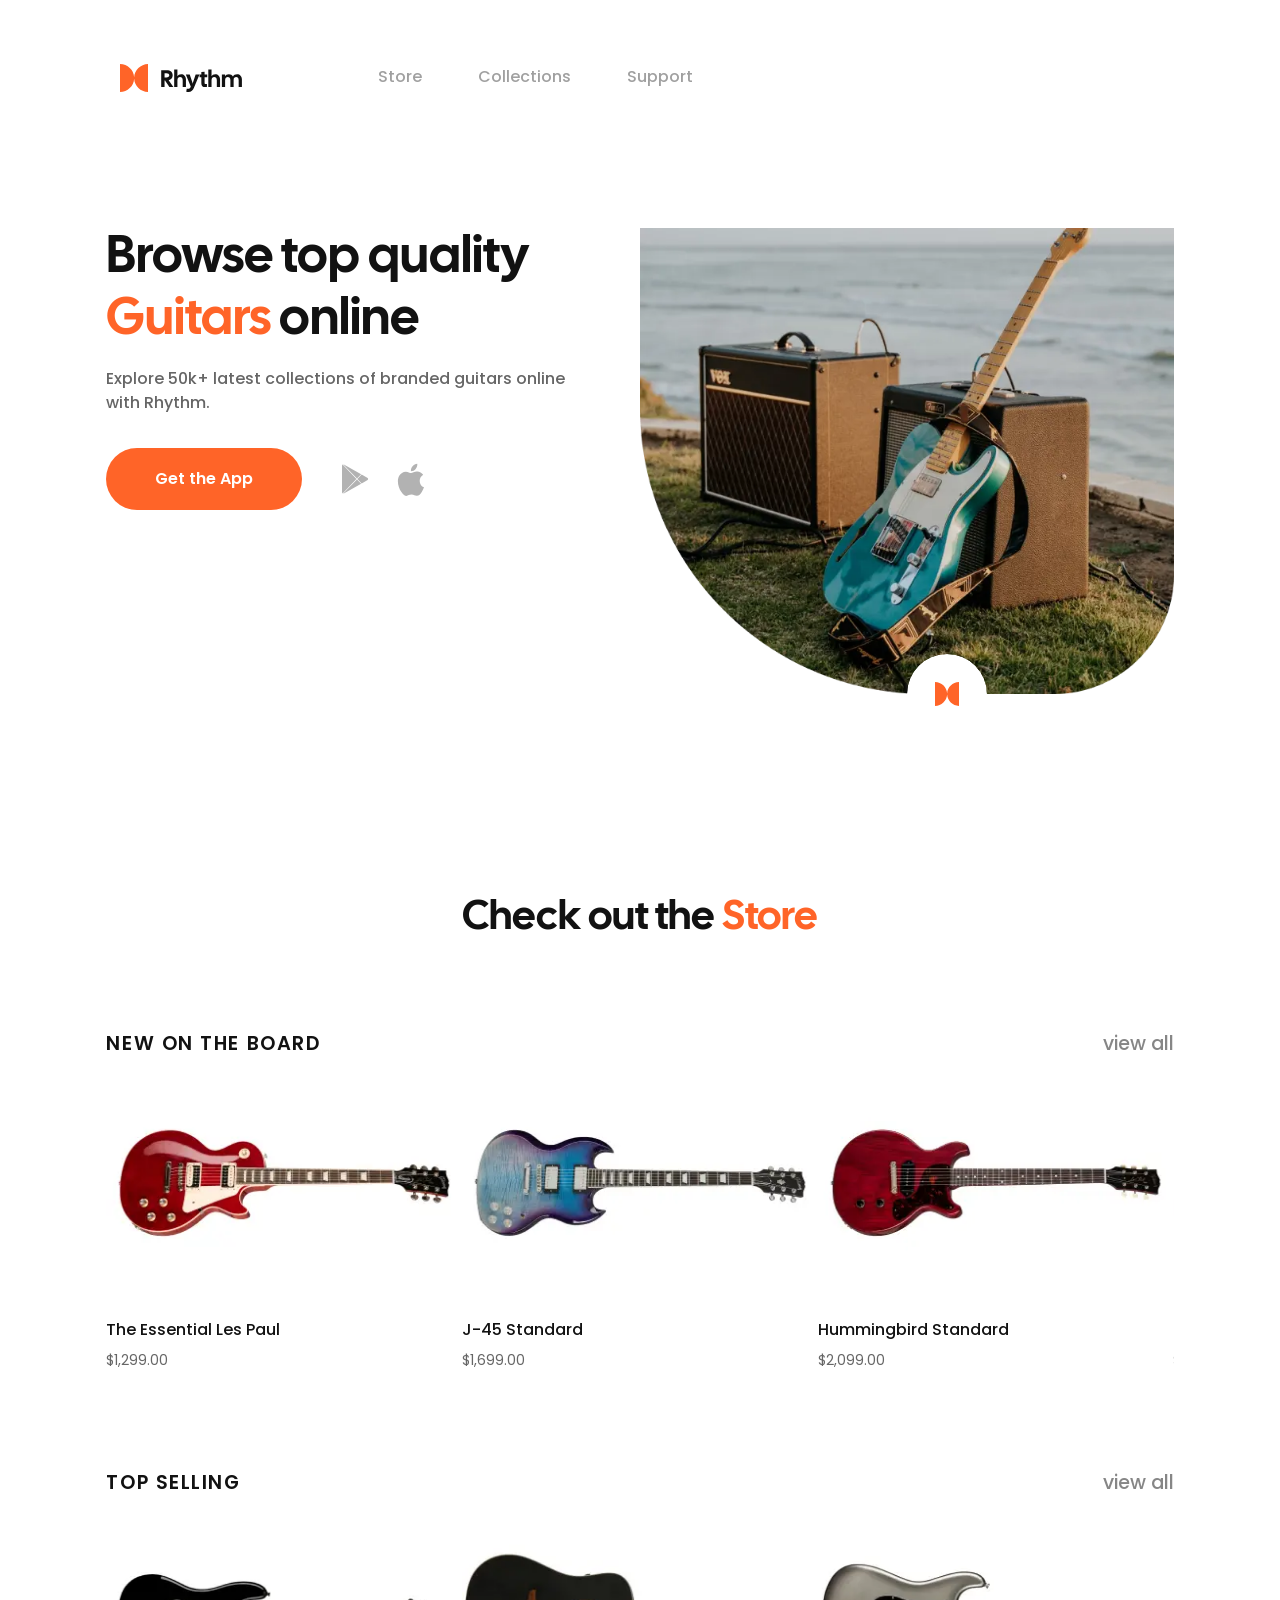
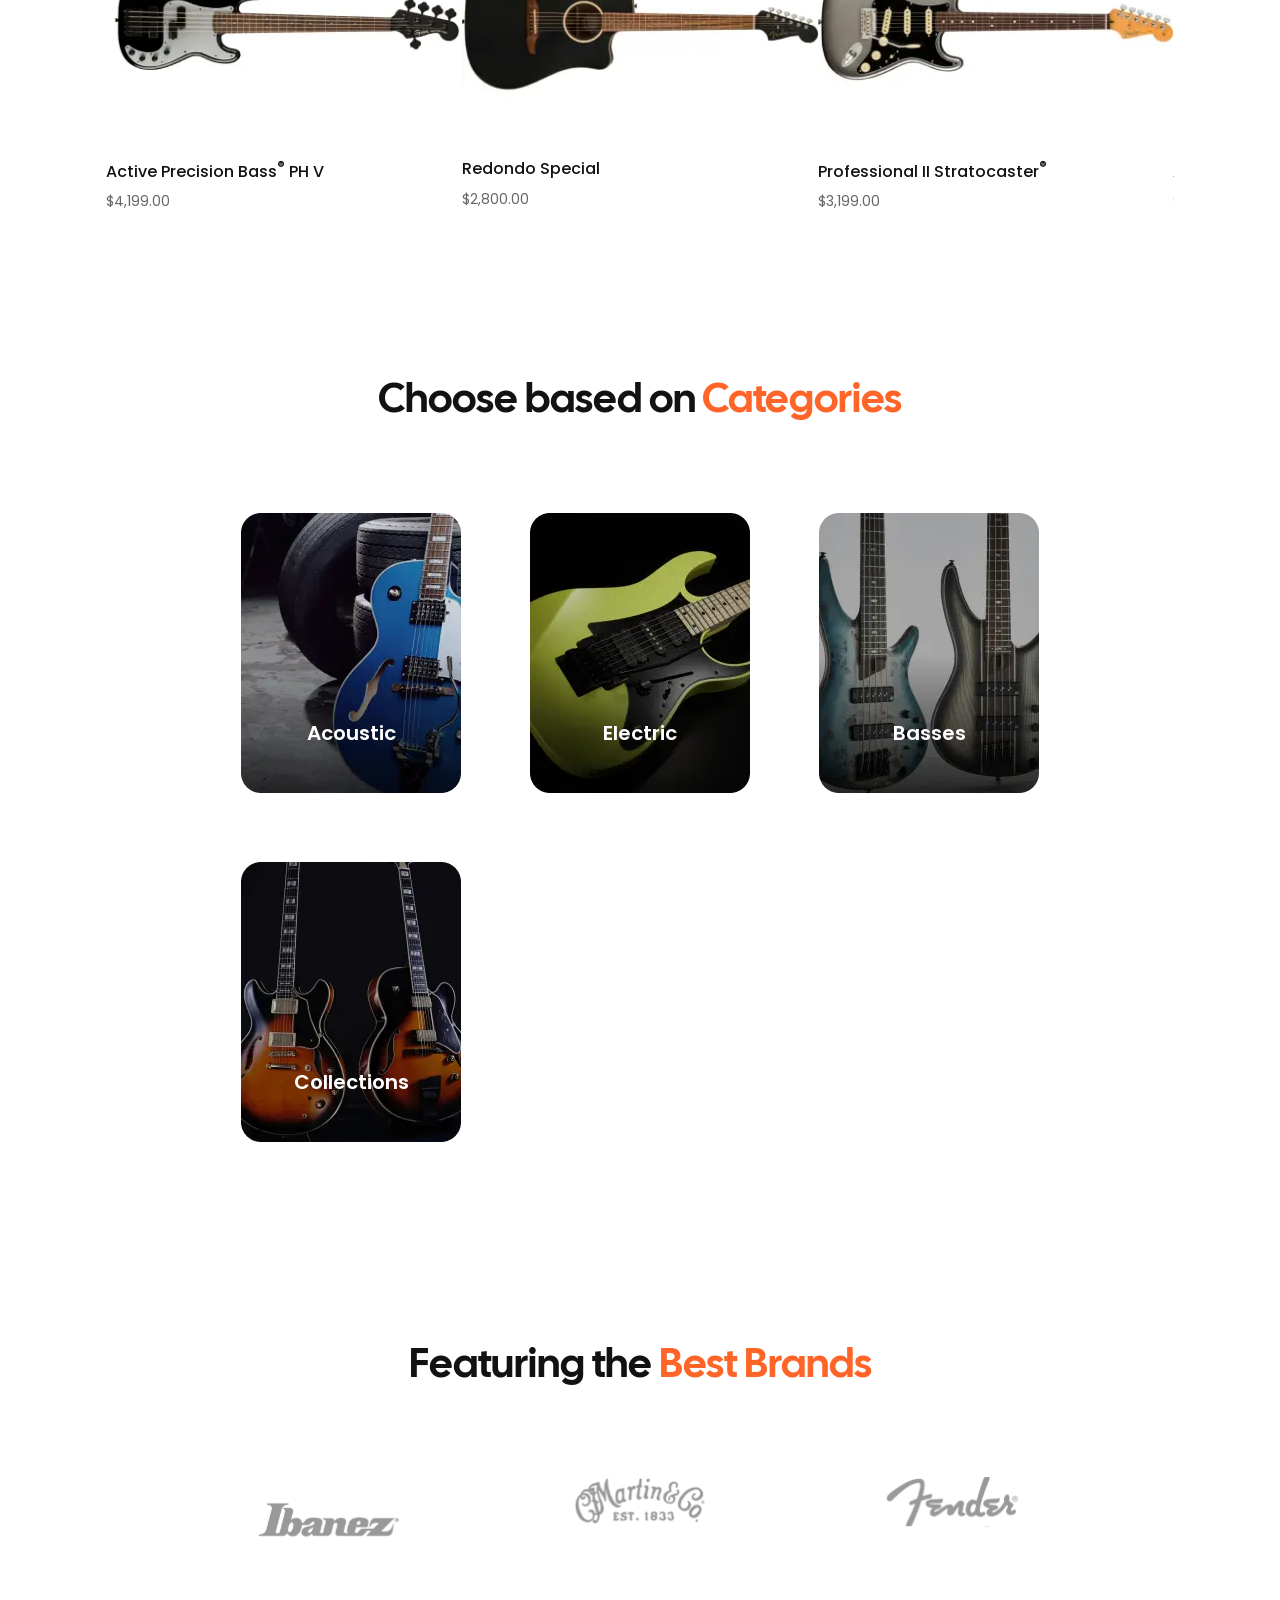
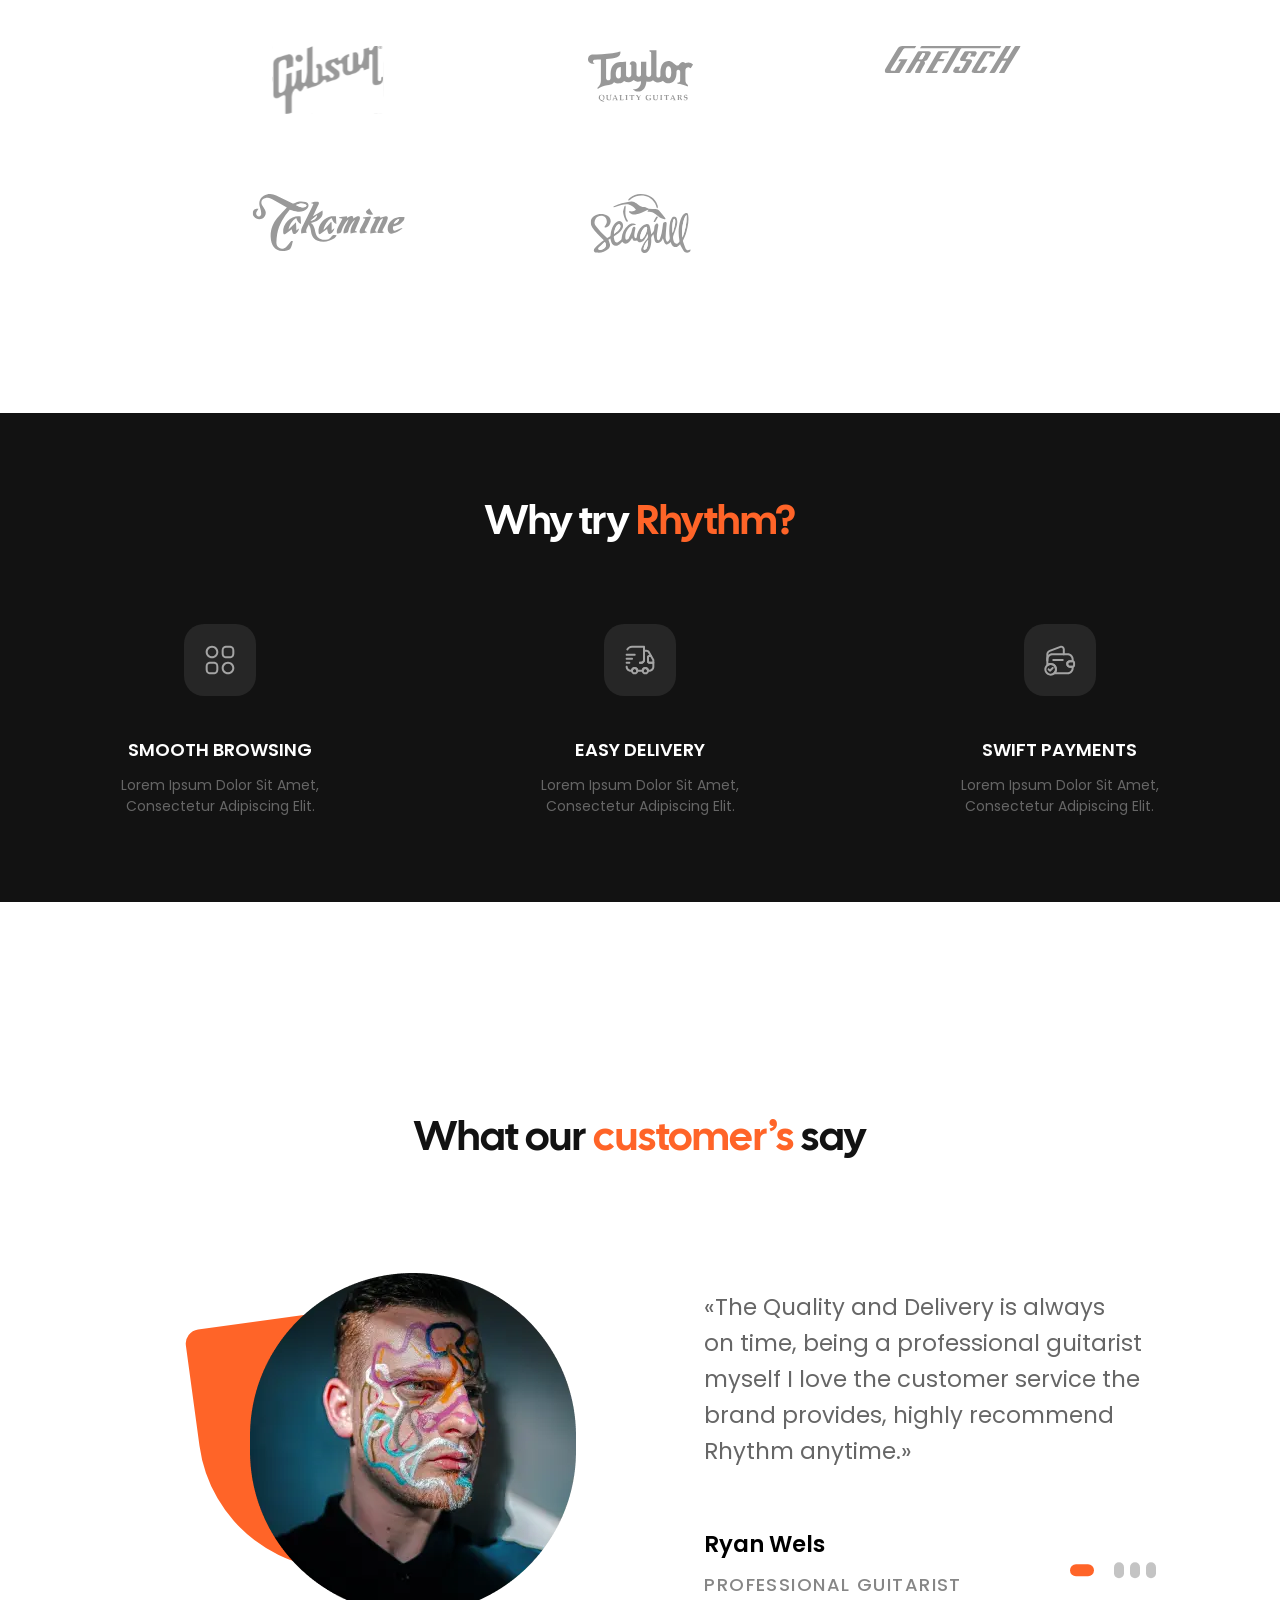
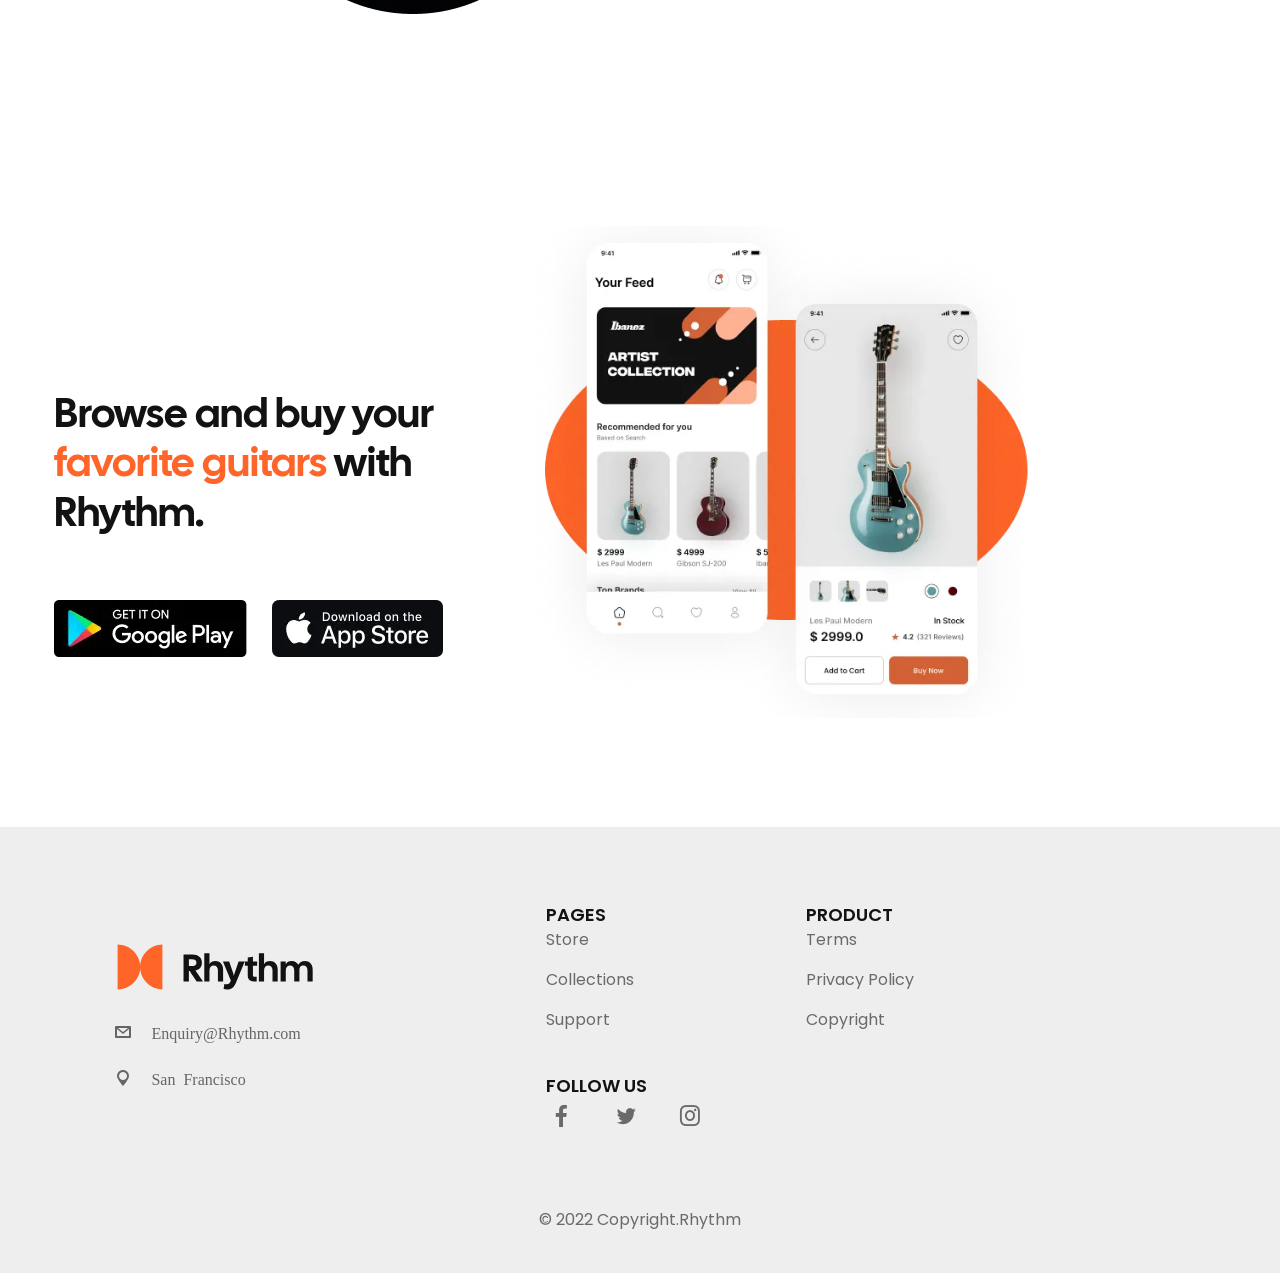
<file: docs/index.html>
<!DOCTYPE html>
<html lang="en">

<head>
	<title>Rhythm</title>
	<meta charset="UTF-8">
	<meta name="format-detection" content="telephone=no">
	<!-- <style>body{opacity: 0;}</style> -->
	<link rel="stylesheet" href="css/style.min.css?_v=20220913210037">
	<!-- <link rel="shortcut icon" href="favicon.ico"> -->
	<!-- <meta name="robots" content="noindex, nofollow"> -->
	<meta name="viewport" content="width=device-width, initial-scale=1.0">
</head>

<body>
	<div class="wrapper">
		<header class="header">
			<div class="header__container">
				<a href="" class="header__logo"><img src="img/general/logo.svg" alt="logo"></a>
				<div class="header__menu menu">
					<button type="button" class="menu__icon icon-menu"><span></span></button>
					<nav class="menu__body">
						<ul class="menu__list">
							<li class="menu__item"><a href="" class="menu__link">Store</a></li>
							<li class="menu__item"><a href="" class="menu__link">Collections</a></li>
							<li class="menu__item"><a href="" class="menu__link">Support</a></li>
						</ul>
					</nav>
				</div>
			</div>
		</header>
		<main class="page">
			<section class="page-promo promo">
				<div class="promo__container">
					<div class="promo__body">
						<h1 class="promo__title">
							Browse top quality
							<span class="promo__title promo__title--color">Guitars</span>
							online
						</h1>
						<p class="promo__text">
							Explore 50k+ latest collections of&nbsp;branded guitars online
							with Rhythm.
						</p>
						<div class="promo__inner">
							<button type="button" class="button">
								Get the App
							</button>

							<div class="promo__buttons">
								<button type="button" class="promo__btn">
									<img src="img/general/grupLogo.svg" alt="Logo" />
								</button>
								<button type="button" class="promo__btn">
									<img src="img/general/appleLogo.svg" alt="Logo" />
								</button>
							</div>
						</div>
					</div>
					<div class="promo__decor">
						<picture><source srcset="img/main/header.webp" type="image/webp"><img src="img/main/header.png" alt="Guitars" /></picture>
					</div>
				</div>
			</section>
			<section class="page-store store">
				<div class="store__container">
					<h2 class="store__title">
						Check out the
						<span class="store__title store__title--color">Store</span>
					</h2>
					<div class="product">
						<!-- <div class="product__container"> -->
						<div class="product__header">
							<h2 class="product__title">NEW ON THE BOARD</h2>
							<a href="" class="product__more">view all</a>
						</div>
						<!-- Оболочка слайдера -->
						<div class="product__slider swiper">
							<!-- Двигающееся часть слайдера -->
							<div class="product__wrapper swiper-wrapper">
								<!-- Слайд -->
								<div class="product__slide swiper-slide">
									<article class="product-card">
										<a href="" class="product-card__image">
											<span class="product-card__item-ibg product-card__item-ibg--contain">
												<picture><source srcset="img/store/1.webp" type="image/webp"><img src="img/store/1.jpg" alt="Guitars"></picture></span>
										</a>
										<div class="product-card__body">
											<h4 class="product-card__title">
												<a href="" class="product-card__link-title">The Essential Les Paul</a>
											</h4>
											<div class="product-card__footer">
												<div class="product-card__price">$1,299.00</div>
											</div>
										</div>
									</article>
								</div>
								<div class="product__slide swiper-slide">
									<article class="product-card">
										<a href="" class="product-card__image">
											<span class="product-card__item-ibg product-card__item-ibg--contain">
												<picture><source srcset="img/store/2.webp" type="image/webp"><img src="img/store/2.jpg" alt="Guitars"></picture></span>
										</a>
										<div class="product-card__body">
											<h4 class="product-card__title">
												<a href="" class="product-card__link-title">J-45 Standard</a>
											</h4>
											<div class="product-card__footer">
												<div class="product-card__price">$1,699.00</div>
											</div>
										</div>
									</article>
								</div>
								<div class="product__slide swiper-slide">
									<article class="product-card">
										<a href="" class="product-card__image">
											<span class="product-card__item-ibg product-card__item-ibg--contain">
												<picture><source srcset="img/store/3.webp" type="image/webp"><img src="img/store/3.jpg" alt="Guitars"></picture></span>
										</a>
										<div class="product-card__body">
											<h4 class="product-card__title">
												<a href="" class="product-card__link-title">Hummingbird Standard</a>
											</h4>
											<div class="product-card__footer">
												<div class="product-card__price">$2,099.00</div>
											</div>
										</div>
									</article>
								</div>
							</div>
							<!-- Если нужна пагинация -->
							<!-- <div class="swiper-pagination"></div> -->

						</div>
					</div>
					<!-- </div> -->
					<div class="product">
						<!-- <div class="product__container"> -->
						<div class="product__header">
							<h2 class="product__title">TOP SELLING</h2>
							<a href="" class="product__more">view all</a>
						</div>
						<!-- Оболочка слайдера -->
						<div class="product__slider swiper">
							<!-- Двигающееся часть слайдера -->
							<div class="product__wrapper swiper-wrapper">
								<!-- Слайд -->
								<div class="product__slide swiper-slide">
									<article class="product-card">
										<a href="" class="product-card__image">
											<span class="product-card__item-ibg product-card__item-ibg--contain">
												<picture><source srcset="img/store/4.webp" type="image/webp"><img src="img/store/4.jpg" alt="Guitars"></picture></span>
										</a>
										<div class="product-card__body">
											<h4 class="product-card__title">
												<a href="" class="product-card__link-title">Active Precision Bass<sup class="reg">&reg;</sup>
													PH&nbsp;V</a>
											</h4>
											<div class="product-card__footer">
												<div class="product-card__price">$4,199.00</div>
											</div>
										</div>
									</article>
								</div>
								<div class="product__slide swiper-slide">
									<article class="product-card">
										<a href="" class="product-card__image">
											<span class="product-card__item-ibg product-card__item-ibg--contain">
												<picture><source srcset="img/store/5.webp" type="image/webp"><img src="img/store/5.jpg" alt="Guitars"></picture></span>
										</a>
										<div class="product-card__body">
											<h4 class="product-card__title">
												<a href="" class="product-card__link-title">Redondo Special</a>
											</h4>
											<div class="product-card__footer">
												<div class="product-card__price">$2,800.00</div>
											</div>
										</div>
									</article>
								</div>
								<div class="product__slide swiper-slide">
									<article class="product-card">
										<a href="" class="product-card__image">
											<span class="product-card__item-ibg product-card__item-ibg--contain">
												<picture><source srcset="img/store/6.webp" type="image/webp"><img src="img/store/6.jpg" alt="Guitars"></picture></span>
										</a>
										<div class="product-card__body">
											<h4 class="product-card__title">
												<a href="" class="product-card__link-title">Professional II&nbsp;Stratocaster<sup class="reg">&reg;</sup></a>
											</h4>
											<div class="product-card__footer">
												<div class="product-card__price">$3,199.00</div>
											</div>
										</div>
									</article>
								</div>
							</div>
							<!-- Если нужна пагинация -->
							<!-- <div class="swiper-pagination"></div> -->

						</div>
					</div>
					<!-- </div> -->
				</div>
			</section>
			<section class="page-categories categories">
				<div class="categories__container">
					<h2 class="categories__title">
						Choose based on
						<span class="categories__title categories__title--color">Categories</span>
					</h2>
					<ul class="categories__list">
						<li class="categories__item">
							<a href="" class="categories__link">
								<picture><source srcset="img/categories/1.webp" type="image/webp"><img src="img/categories/1.png" alt="Categories" class="categories__img" /></picture>
								<span class="categories__text">Acoustic</span>
							</a>
						</li>
						<li class="categories__item">
							<a href="" class="categories__link">
								<picture><source srcset="img/categories/2.webp" type="image/webp"><img src="img/categories/2.png" alt="Categories" class="categories__img" /></picture>
								<span class="categories__text">Electric</span></a>
						</li>
						<li class="categories__item">
							<a href="" class="categories__link">
								<picture><source srcset="img/categories/3.webp" type="image/webp"><img src="img/categories/3.png" alt="Categories" class="categories__img" /></picture>
								<span class="categories__text">Basses</span></a>
						</li>
						<li class="categories__item">
							<a href="" class="categories__link">
								<picture><source srcset="img/categories/4.webp" type="image/webp"><img src="img/categories/4.png" alt="Categories" class="categories__img" /></picture>
								<span class="categories__text">Collections</span></a>
						</li>
					</ul>
				</div>
			</section>
			<section class="brands page-brands">
				<div class="brands__container">
					<h2 class="brands__title">
						Featuring the
						<span class="brands__title brands__title--color">
							Best Brands</span>
					</h2>
					<div class="brands__wrap">
						<ul class="brands__list">
							<li class="brands__item">
								<a href="" class="brands__link"><img src="img/brands/1.svg" alt="brands" class="brands__img" /></a>
							</li>
							<li class="brands__item">
								<a href="" class="brands__link"><img src="img/brands/2.svg" alt="brands" class="brands__img" /></a>
							</li>
							<li class="brands__item">
								<a href="" class="brands__link"><img src="img/brands/3.svg" alt="brands" class="brands__img" /></a>
							</li>
							<li class="brands__item">
								<a href="" class="brands__link"><img src="img/brands/4.svg" alt="brands" class="brands__img" /></a>
							</li>
							<li class="brands__item">
								<a href="" class="brands__link"><img src="img/brands/5.svg" alt="brands" class="brands__img" /></a>
							</li>
							<li class="brands__item">
								<a href="" class="brands__link"><img src="img/brands/6.svg" alt="brands" class="brands__img" /></a>
							</li>
							<li class="brands__item">
								<a href="" class="brands__link"><img src="img/brands/7.svg" alt="brands" class="brands__img" /></a>
							</li>
							<li class="brands__item">
								<a href="" class="brands__link"><img src="img/brands/8.svg" alt="brands" class="brands__img" /></a>
							</li>
						</ul>
					</div>
				</div>
			</section>
			<section class="about page-about">
				<div class="about__container">
					<h2 class="about__title">
						Why try<span class="about__title about__title--color">
							Rhythm?</span>
					</h2>
					<ul class="about__list">
						<li class="about__item about__item--browsing">
							<p class="about__subtitle">Smooth Browsing</p>
							<p class="about__text">
								Lorem ipsum dolor sit amet, consectetur adipiscing elit.
							</p>
						</li>
						<li class="about__item about__item--delivery">
							<p class="about__subtitle">EASY Delivery</p>
							<p class="about__text">
								Lorem ipsum dolor sit amet, consectetur adipiscing elit.
							</p>
						</li>
						<li class="about__item about__item--pay">
							<p class="about__subtitle">SwiFT PAYMENTS</p>
							<p class="about__text">
								Lorem ipsum dolor sit amet, consectetur adipiscing elit.
							</p>
						</li>
					</ul>
				</div>
			</section>
			<section class="page-reviews reviews">
				<div class="reviews__container">
					<h2 class="reviews__title">
						What our
						<span class="reviews__title reviews__title--color">customer&rsquo;s </span>say
					</h2>
					<!-- Оболочка слайдера -->
					<div class="reviews__slider swiper">
						<!-- Двигающееся часть слайдера -->
						<div class="reviews__wrapper swiper-wrapper">
							<!-- Слайд -->
							<div class="reviews__slide swiper-slide">
								<div class="reviews__wrap">
									<div class="reviews__img">
										<picture><source srcset="img/reviews/avatar.webp" type="image/webp"><img src="img/reviews/avatar.png" alt="Avatar" /></picture>
									</div>
									<div class="reviews__body">
										<p class="reviews__text">
											&laquo;The Quality and Delivery is&nbsp;always on&nbsp;time, being a
											professional guitarist myself&nbsp;I love the customer
											service the brand provides, highly recommend Rhythm
											anytime.&raquo;
										</p>
										<p class="reviews__name">Ryan Wels</p>
										<p class="reviews__profession">PROFESSIONAL GUITARIST</p>
									</div>
								</div>
							</div>
							<div class="reviews__slide swiper-slide">
								<div class="reviews__wrap">
									<div class="reviews__img">
										<picture><source srcset="img/reviews/avatar.webp" type="image/webp"><img src="img/reviews/avatar.png" alt="Avatar" /></picture>
									</div>
									<div class="reviews__body">
										<p class="reviews__text">
											&laquo;The Quality and Delivery is&nbsp;always on&nbsp;time, being a
											professional guitarist myself&nbsp;I love the customer
											service the brand provides, highly recommend Rhythm
											anytime.&raquo;
										</p>
										<p class="reviews__name">Ryan Wels</p>
										<p class="reviews__profession">PROFESSIONAL GUITARIST</p>
									</div>
								</div>
							</div>
							<div class="reviews__slide swiper-slide">
								<div class="reviews__wrap">
									<div class="reviews__img">
										<picture><source srcset="img/reviews/avatar.webp" type="image/webp"><img src="img/reviews/avatar.png" alt="Avatar" /></picture>
									</div>
									<div class="reviews__body">
										<p class="reviews__text">
											&laquo;The Quality and Delivery is&nbsp;always on&nbsp;time, being a
											professional guitarist myself&nbsp;I love the customer
											service the brand provides, highly recommend Rhythm
											anytime.&raquo;
										</p>
										<p class="reviews__name">Ryan Wels</p>
										<p class="reviews__profession">PROFESSIONAL GUITARIST</p>
									</div>
								</div>
							</div>
							<div class="reviews__slide swiper-slide">
								<div class="reviews__wrap">
									<div class="reviews__img">
										<picture><source srcset="img/reviews/avatar.webp" type="image/webp"><img src="img/reviews/avatar.png" alt="Avatar" /></picture>
									</div>
									<div class="reviews__body">
										<p class="reviews__text">
											&laquo;The Quality and Delivery is&nbsp;always on&nbsp;time, being a
											professional guitarist myself&nbsp;I love the customer
											service the brand provides, highly recommend Rhythm
											anytime.&raquo;
										</p>
										<p class="reviews__name">Ryan Wels</p>
										<p class="reviews__profession">PROFESSIONAL GUITARIST</p>
									</div>
								</div>
							</div>
						</div>
						<div class="reviews__dotts dotts"></div>
					</div>
				</div>
			</section>
			<section class="page-buy buy">
				<div class="buy__container">
					<div class="buy__body">
						<h2 class="buy__title">
							Browse and buy your
							<span class="buy__title buy__title--color">favorite guitars</span>
							with Rhythm.
						</h2>
						<div class="buy__inner">
							<a href="" class="buy__link"><picture><source srcset="img/buy/storegoogle.webp" type="image/webp"><img src="img/buy/storegoogle.png" alt="Google pay" /></picture></a>
							<a href="" class="buy__link"><picture><source srcset="img/buy/appstore.webp" type="image/webp"><img src="img/buy/appstore.png" alt="Apple Store" /></picture></a>
						</div>
					</div>
					<div class="buy__decor"></div>
				</div>
			</section>
		</main>
		<footer class="footer">
			<div class="footer__container">
				<div class="footer__column">
					<a href="" class="footer__logo"><img src="img/general/logo.svg" alt="logo"></a>
					<a href="mailto:Enquiry@Rhythm.com" class="footer__link icon-envelope">Enquiry@Rhythm.com</a>
					<a href="" class="footer__link icon-pin">San Francisco</a>
				</div>
				<div class="footer__body">
					<div data-spollers="767.98" class="footer__spollers footer__spollers--page spollers">
						<div class="spollers__item">
							<button type="button" data-spoller class="spollers__title _spoller-active">Pages</button>
							<div class="spollers__body">
								<ul class="spollers__list">
									<li class="spollers__item"><a href="" class="spollers__link">Store</a></li>
									<li class="spollers__item"><a href="" class="spollers__link">Collections</a></li>
									<li class="spollers__item"><a href="" class="spollers__link">Support</a></li>
								</ul>
							</div>
						</div>
					</div>
					<div data-spollers="767.98" class="footer__spollers footer__spollers--product spollers">
						<div class="spollers__item">
							<button type="button" data-spoller class="spollers__title">Product</button>
							<div class="spollers__body">
								<ul class="spollers__list">
									<li class="spollers__item"><a href="" class="spollers__link">Terms</a></li>
									<li class="spollers__item"><a href="" class="spollers__link">Privacy Policy</a></li>
									<li class="spollers__item"><a href="" class="spollers__link">Copyright</a></li>
								</ul>
							</div>
						</div>
					</div>
					<div data-spollers="767.98" class="footer__spollers footer__spollers--social spollers">
						<div class="spollers__item">
							<button type="button" data-spoller class="spollers__title">Follow&nbsp;us</button>
							<div class="spollers__body">
								<ul class="spollers__list social">
									<li class="spollers__item"><a href="" class="spollers__link icon-facebook"></a></li>
									<li class="spollers__item"><a href="" class="spollers__link icon-twitter"></a></li>
									<li class="spollers__item"><a href="" class="spollers__link icon-instagram "></a></li>
								</ul>
							</div>
						</div>
					</div>
				</div>
				<div class="footer__copy">
					<p class="footer__text">&copy;&nbsp;2022 Copyright.Rhythm</p>
				</div>
			</div>
		</footer>
	</div>
	<!-- <div id="popup" aria-hidden="true" class="popup">
	<div class="popup__wrapper">
		<div class="popup__content">
			<button data-close type="button" class="popup__close">Закрыть</button>
			<div class="popup__text">
				Text
			</div>
		</div>
	</div>
</div> -->
	<script src="js/app.min.js?_v=20220913210037"></script>
</body>

</html>
</file>
<file: docs/css/style.min.css>
@charset "UTF-8";@font-face{font-family:CalSans;font-display:swap;src:url(../fonts/CalSans-SemiBold.woff2) format("woff2"),url(../fonts/CalSans-SemiBold.woff) format("woff");font-weight:600;font-style:normal}@font-face{font-family:icons;font-display:swap;src:url(../fonts/icons.woff2) format("woff2"),url(../fonts/icons.woff) format("woff");font-weight:400;font-style:normal}@font-face{font-family:Poppins;font-display:swap;src:url(../fonts/Poppins-Medium.woff2) format("woff2"),url(../fonts/Poppins-Medium.woff) format("woff");font-weight:500;font-style:normal}@font-face{font-family:Poppins;font-display:swap;src:url(../fonts/Poppins-SemiBold.woff2) format("woff2"),url(../fonts/Poppins-SemiBold.woff) format("woff");font-weight:600;font-style:normal}@font-face{font-family:Poppins;font-display:swap;src:url(../fonts/Poppins-Regular.woff2) format("woff2"),url(../fonts/Poppins-Regular.woff) format("woff");font-weight:400;font-style:normal}.footer__link,.social .spollers__link,[class*=_icon-]:before{font-family:icons;font-style:normal;font-weight:400;font-variant:normal;text-transform:none;line-height:1;-webkit-font-smoothing:antialiased;-moz-osx-font-smoothing:grayscale}[class*=_icon-]:before{display:block}.icon-envelope:before{content:"\e907"}.icon-pin:before{content:"\e908"}.icon-apple:before{content:"\e900"}.icon-facebook:before{content:"\e901"}.icon-grup:before{content:"\e902"}.icon-icon1:before{content:"\e903"}.icon-icon2:before{content:"\e904"}.icon-icon3:before{content:"\e905"}.icon-instagram:before{content:"\e906"}.icon-twitter:before{content:"\e909"}*{padding:0;margin:0;border:0}*,:after,:before{-webkit-box-sizing:border-box;box-sizing:border-box}body,html{height:100%;min-width:320px}body{color:#121212;line-height:1;font-family:Poppins;font-size:.875rem;-ms-text-size-adjust:100%;-moz-text-size-adjust:100%;-webkit-text-size-adjust:100%;-webkit-font-smoothing:antialiased;-moz-osx-font-smoothing:grayscale}button,input,textarea{font-family:Poppins;font-size:inherit}button{cursor:pointer;color:inherit;background-color:inherit}a{color:inherit}a:link,a:visited{text-decoration:none}a:hover{text-decoration:none}ul li{list-style:none}img{vertical-align:top}h1,h2,h3,h4,h5,h6{font-weight:inherit;font-size:inherit}.lock body{overflow:hidden;-ms-touch-action:none;touch-action:none}.wrapper{min-height:100%;display:-webkit-box;display:-ms-flexbox;display:flex;-webkit-box-orient:vertical;-webkit-box-direction:normal;-ms-flex-direction:column;flex-direction:column;overflow:hidden}.wrapper>main{-webkit-box-flex:1;-ms-flex:1 1 auto;flex:1 1 auto}.wrapper>*{min-width:0}[class*=__container]{max-width:75rem;-webkit-box-sizing:content-box;box-sizing:content-box;margin:0 auto;padding:0 7.5rem}.button{display:-webkit-box;display:-ms-flexbox;display:flex;padding:1.125rem 3rem;text-align:center;font-weight:600;font-size:1rem;line-height:1.5;color:#fff;background-color:#ff6428;border-radius:2.5rem;-webkit-transition:all .5s ease 0s;-o-transition:all .5s ease 0s;transition:all .5s ease 0s;border:1px solid transparent}.button._fw{width:100%}.spollers{display:-ms-grid;display:grid;gap:15px}.spollers__title{cursor:default;position:relative}._spoller-init .spollers__title{cursor:pointer}._spoller-init .spollers__title::after,._spoller-init .spollers__title::before{content:"";position:absolute;right:-25px;top:50%;background-color:rgba(255,100,40,.4);height:2px;width:10px;-webkit-transition:-webkit-transform .5s ease 0s;transition:-webkit-transform .5s ease 0s;-o-transition:transform .5s ease 0s;transition:transform .5s ease 0s;transition:transform .5s ease 0s,-webkit-transform .5s ease 0s}._spoller-init .spollers__title::before{-webkit-transform:translate(-75%,-50%) rotate(40deg);-ms-transform:translate(-75%,-50%) rotate(40deg);transform:translate(-75%,-50%) rotate(40deg)}._spoller-init .spollers__title::after{-webkit-transform:translate(0,-50%) rotate(-40deg);-ms-transform:translate(0,-50%) rotate(-40deg);transform:translate(0,-50%) rotate(-40deg)}._spoller-init .spollers__title._spoller-active::before{-webkit-transform:translateX(-75%) rotate(-40deg);-ms-transform:translateX(-75%) rotate(-40deg);transform:translateX(-75%) rotate(-40deg)}._spoller-init .spollers__title._spoller-active::after{-webkit-transform:rotate(40deg);-ms-transform:rotate(40deg);transform:rotate(40deg)}[class*=-ibg]{position:relative}[class*=-ibg] img{position:absolute;width:100%;height:100%;top:0;left:0;-o-object-fit:cover;object-fit:cover}[class*=-ibg--contain] img{-o-object-fit:contain;object-fit:contain}.product{background-color:#fff}.product:not(:last-child){margin-bottom:3.75rem}.product__header{display:-webkit-box;display:-ms-flexbox;display:flex;-webkit-box-pack:justify;-ms-flex-pack:justify;justify-content:space-between;-webkit-box-align:center;-ms-flex-align:center;align-items:center;line-height:1.5}@supports (font-size:clamp(1rem ,0.9285714286rem + 0.3571428571vw ,1.25rem)){.product__header{font-size:clamp(1rem ,.9285714286rem + .3571428571vw ,1.25rem)}}@supports not (font-size:clamp(1rem ,0.9285714286rem + 0.3571428571vw ,1.25rem)){.product__header{font-size:calc(1rem + .25 * (100vw - 20rem)/ 70)}}.product__header:not(:last-child){margin-bottom:2rem}.product__title{font-weight:600;letter-spacing:.08em}.product__more{font-weight:500;color:#868686;-webkit-transition:all .8s ease 0s;-o-transition:all .8s ease 0s;transition:all .8s ease 0s}.product-card{display:-ms-grid;display:grid;gap:2.5rem;max-width:22.75rem;height:17.625rem}.product-card__item-ibg{display:block;padding-bottom:52.1978021978%}.product-card__body{display:-ms-grid;display:grid;gap:.4375rem;text-align:left}.product-card__link-title{font-weight:500;font-size:16px;line-height:24px}.product-card__price{font-weight:400;line-height:1.5;color:#666}.dotts{display:-ms-grid;display:grid;grid-auto-flow:column;-webkit-box-pack:center;-ms-flex-pack:center;justify-content:center;-webkit-box-align:center;-ms-flex-align:center;align-items:center;-webkit-transform:translate(0,10%);-ms-transform:translate(0,10%);transform:translate(0,10%);margin:0 auto;padding-top:.625rem;height:1.375rem}.dotts .swiper-pagination-bullet{margin:0 .5rem;cursor:pointer;position:relative;-webkit-transition:all .3s ease 0s;-o-transition:all .3s ease 0s;transition:all .3s ease 0s}.dotts .swiper-pagination-bullet::after{content:"";position:absolute;height:1rem;width:.625rem;top:50%;-webkit-transform:translate(0,-50%);-ms-transform:translate(0,-50%);transform:translate(0,-50%);background-color:#c4c4c4;border-radius:20px}.dotts .swiper-pagination-bullet-active{width:1.5rem;height:.75rem;margin:0 .75rem}.dotts .swiper-pagination-bullet-active::after{background-color:#ff6428;width:1.5rem;height:.75rem}.header{background-color:#fff}.header__container{min-height:5rem;display:-webkit-box;display:-ms-flexbox;display:flex;-webkit-box-orient:horizontal;-webkit-box-direction:normal;-ms-flex-flow:row nowrap;flex-flow:row nowrap;-webkit-box-align:center;-ms-flex-align:center;align-items:center;-webkit-box-pack:center;-ms-flex-pack:center;justify-content:center;gap:8.4375rem}.header__logo{width:7.6875rem;height:1.8125rem;display:block}.menu__list{display:-webkit-box;display:-ms-flexbox;display:flex;-webkit-box-orient:vertical;-webkit-box-direction:normal;-ms-flex-direction:column;flex-direction:column;gap:3.5rem;max-width:309px}.menu__link{font-weight:500;font-size:1rem;line-height:1.5;-webkit-transition:all .8s ease 0s;-o-transition:all .8s ease 0s;transition:all .8s ease 0s}.icon-menu{display:none}.footer{background-color:#eee}.footer__container{display:-ms-grid;display:grid;justify-items:center;row-gap:.9375rem;justify-items:center}@supports (padding-top:clamp(2.5rem ,1.7857142857rem + 3.5714285714vw ,5rem)){.footer__container{padding-top:clamp(2.5rem ,1.7857142857rem + 3.5714285714vw ,5rem)}}@supports not (padding-top:clamp(2.5rem ,1.7857142857rem + 3.5714285714vw ,5rem)){.footer__container{padding-top:calc(2.5rem + 2.5 * (100vw - 20rem)/ 70)}}@supports (padding-bottom:clamp(1.25rem ,0.8392857143rem + 2.0535714286vw ,2.6875rem)){.footer__container{padding-bottom:clamp(1.25rem ,.8392857143rem + 2.0535714286vw ,2.6875rem)}}@supports not (padding-bottom:clamp(1.25rem ,0.8392857143rem + 2.0535714286vw ,2.6875rem)){.footer__container{padding-bottom:calc(1.25rem + 1.4375 * (100vw - 20rem)/ 70)}}@supports (padding-left:clamp(1.5625rem ,-0.1339285714rem + 8.4821428571vw ,7.5rem)){.footer__container{padding-left:clamp(1.5625rem ,-.1339285714rem + 8.4821428571vw ,7.5rem)}}@supports not (padding-left:clamp(1.5625rem ,-0.1339285714rem + 8.4821428571vw ,7.5rem)){.footer__container{padding-left:calc(1.5625rem + 5.9375 * (100vw - 20rem)/ 70)}}@supports (padding-right:clamp(1.5625rem ,-0.1339285714rem + 8.4821428571vw ,7.5rem)){.footer__container{padding-right:clamp(1.5625rem ,-.1339285714rem + 8.4821428571vw ,7.5rem)}}@supports not (padding-right:clamp(1.5625rem ,-0.1339285714rem + 8.4821428571vw ,7.5rem)){.footer__container{padding-right:calc(1.5625rem + 5.9375 * (100vw - 20rem)/ 70)}}@supports ((-moz-column-gap:clamp(0.625rem ,-3.75rem + 21.875vw ,15.9375rem)) or (column-gap:clamp(0.625rem ,-3.75rem + 21.875vw ,15.9375rem))){.footer__container{-webkit-column-gap:clamp(.625rem ,-3.75rem + 21.875vw ,15.9375rem);-moz-column-gap:clamp(.625rem ,-3.75rem + 21.875vw ,15.9375rem);column-gap:clamp(.625rem ,-3.75rem + 21.875vw ,15.9375rem)}}@supports not ((-moz-column-gap:clamp(0.625rem ,-3.75rem + 21.875vw ,15.9375rem)) or (column-gap:clamp(0.625rem ,-3.75rem + 21.875vw ,15.9375rem))){.footer__container{-webkit-column-gap:calc(.625rem + 15.3125 * (100vw - 20rem)/ 70);-moz-column-gap:calc(.625rem + 15.3125 * (100vw - 20rem)/ 70);column-gap:calc(.625rem + 15.3125 * (100vw - 20rem)/ 70)}}.footer__column{display:-ms-grid;display:grid;gap:1.25rem;-ms-flex-line-pack:center;align-content:center}.footer__logo{display:block;margin-bottom:.5rem}.footer__logo img{width:12.625rem;height:3rem}.footer__link{display:-webkit-box;display:-ms-flexbox;display:flex;gap:1.25rem;font-weight:400;font-size:1rem;line-height:1.625;color:#666;-webkit-transition:all .8s ease 0s;-o-transition:all .8s ease 0s;transition:all .8s ease 0s}.footer__body{width:100%;display:-ms-grid;display:grid}@supports (gap:clamp(0.625rem ,0.0000000625rem + 3.125vw ,2.8125rem)){.footer__body{gap:clamp(.625rem ,.0000000625rem + 3.125vw ,2.8125rem)}}@supports not (gap:clamp(0.625rem ,0.0000000625rem + 3.125vw ,2.8125rem)){.footer__body{gap:calc(.625rem + 2.1875 * (100vw - 20rem)/ 70)}}@supports (margin-right:clamp(0.0000000625rem ,-2.2499999196rem + 11.2499999107vw ,7.875rem)){.footer__spollers--page{margin-right:clamp(.0000000625rem ,-2.2499999196rem + 11.2499999107vw ,7.875rem)}}@supports not (margin-right:clamp(0.0000000625rem ,-2.2499999196rem + 11.2499999107vw ,7.875rem)){.footer__spollers--page{margin-right:calc(.0000000625rem + 7.8749999375 * (100vw - 20rem)/ 70)}}@supports (margin-right:clamp(0.0000000625rem ,-2.8749999196rem + 14.3749999107vw ,10.0625rem)){.footer__spollers--product{margin-right:clamp(.0000000625rem ,-2.8749999196rem + 14.3749999107vw ,10.0625rem)}}@supports not (margin-right:clamp(0.0000000625rem ,-2.8749999196rem + 14.3749999107vw ,10.0625rem)){.footer__spollers--product{margin-right:calc(.0000000625rem + 10.0624999375 * (100vw - 20rem)/ 70)}}@supports (padding-top:clamp(2.5rem ,1.7857142857rem + 3.5714285714vw ,5rem)){.footer__copy{padding-top:clamp(2.5rem ,1.7857142857rem + 3.5714285714vw ,5rem)}}@supports not (padding-top:clamp(2.5rem ,1.7857142857rem + 3.5714285714vw ,5rem)){.footer__copy{padding-top:calc(2.5rem + 2.5 * (100vw - 20rem)/ 70)}}.footer__text{font-weight:400;font-size:1rem;line-height:1.625;color:rgba(18,18,18,.6)}.spollers__title{font-weight:600;font-size:1.125rem;line-height:1.5;text-transform:uppercase}.spollers__list{display:-ms-grid;display:grid;gap:1rem}.spollers__link{font-family:Poppins;color:rgba(18,18,18,.6);font-weight:400;font-size:1rem;line-height:1.5;-webkit-transition:all .8s ease 0s;-o-transition:all .8s ease 0s;transition:all .8s ease 0s}.social{display:-webkit-box;display:-ms-flexbox;display:flex;-webkit-box-orient:horizontal;-webkit-box-direction:normal;-ms-flex-flow:row nowrap;flex-flow:row nowrap;gap:2rem}.social .spollers__item{min-width:2rem}.social .spollers__link::before{font-size:2.125rem}.promo{background-color:#fff}.promo__container{position:relative;display:-ms-grid;display:grid}@supports (padding-top:clamp(2.5rem ,1.7857142857rem + 3.5714285714vw ,5rem)){.promo__container{padding-top:clamp(2.5rem ,1.7857142857rem + 3.5714285714vw ,5rem)}}@supports not (padding-top:clamp(2.5rem ,1.7857142857rem + 3.5714285714vw ,5rem)){.promo__container{padding-top:calc(2.5rem + 2.5 * (100vw - 20rem)/ 70)}}@supports (padding-bottom:clamp(2.5rem ,0.7142857143rem + 8.9285714286vw ,8.75rem)){.promo__container{padding-bottom:clamp(2.5rem ,.7142857143rem + 8.9285714286vw ,8.75rem)}}@supports not (padding-bottom:clamp(2.5rem ,0.7142857143rem + 8.9285714286vw ,8.75rem)){.promo__container{padding-bottom:calc(2.5rem + 6.25 * (100vw - 20rem)/ 70)}}@supports (padding-left:clamp(1.5625rem ,-0.1339285714rem + 8.4821428571vw ,7.5rem)){.promo__container{padding-left:clamp(1.5625rem ,-.1339285714rem + 8.4821428571vw ,7.5rem)}}@supports not (padding-left:clamp(1.5625rem ,-0.1339285714rem + 8.4821428571vw ,7.5rem)){.promo__container{padding-left:calc(1.5625rem + 5.9375 * (100vw - 20rem)/ 70)}}@supports (padding-right:clamp(1.5625rem ,-0.1339285714rem + 8.4821428571vw ,7.5rem)){.promo__container{padding-right:clamp(1.5625rem ,-.1339285714rem + 8.4821428571vw ,7.5rem)}}@supports not (padding-right:clamp(1.5625rem ,-0.1339285714rem + 8.4821428571vw ,7.5rem)){.promo__container{padding-right:calc(1.5625rem + 5.9375 * (100vw - 20rem)/ 70)}}.promo__decor{-webkit-box-ordinal-group:2;-ms-flex-order:1;order:1;position:absolute;top:-9.625rem;right:0;z-index:1}.promo__decor::after{content:"";display:block;z-index:2;border-radius:50%;position:absolute;bottom:-2.5rem;left:50%;width:5rem;height:5rem;background-color:#fff;background:url(../img/general/logo2.svg) center/cover no-repeat}.promo__decor img{width:100%;height:auto}.promo__body{max-width:29.3125rem;-webkit-box-ordinal-group:3;-ms-flex-order:2;order:2;padding-top:2.8125rem}.promo__title{font-family:CalSans;font-weight:600;line-height:1.1964285714}@supports (font-size:clamp(1.5rem ,0.9285714286rem + 2.8571428571vw ,3.5rem)){.promo__title{font-size:clamp(1.5rem ,.9285714286rem + 2.8571428571vw ,3.5rem)}}@supports not (font-size:clamp(1.5rem ,0.9285714286rem + 2.8571428571vw ,3.5rem)){.promo__title{font-size:calc(1.5rem + 2 * (100vw - 20rem)/ 70)}}.promo__title--color{color:#ff6428}.promo__text{color:#666;font-weight:500;line-height:1.5;font-size:1rem;margin-top:1rem}.promo__text:not(:last-child){margin-bottom:2.0625rem}.promo__buttons{display:-webkit-box;display:-ms-flexbox;display:flex;-webkit-box-align:center;-ms-flex-align:center;align-items:center;gap:1.75rem}.promo__inner{display:-webkit-box;display:-ms-flexbox;display:flex;-webkit-box-orient:vertical;-webkit-box-direction:normal;-ms-flex-direction:column;flex-direction:column;-webkit-box-align:center;-ms-flex-align:center;align-items:center;gap:1.25rem}.store{background-color:#fff}.store__container{text-align:center}@supports (padding-top:clamp(2.5rem ,1.7857142857rem + 3.5714285714vw ,5rem)){.store__container{padding-top:clamp(2.5rem ,1.7857142857rem + 3.5714285714vw ,5rem)}}@supports not (padding-top:clamp(2.5rem ,1.7857142857rem + 3.5714285714vw ,5rem)){.store__container{padding-top:calc(2.5rem + 2.5 * (100vw - 20rem)/ 70)}}@supports (padding-bottom:clamp(2.5rem ,1.7857142857rem + 3.5714285714vw ,5rem)){.store__container{padding-bottom:clamp(2.5rem ,1.7857142857rem + 3.5714285714vw ,5rem)}}@supports not (padding-bottom:clamp(2.5rem ,1.7857142857rem + 3.5714285714vw ,5rem)){.store__container{padding-bottom:calc(2.5rem + 2.5 * (100vw - 20rem)/ 70)}}@supports (padding-left:clamp(1.5625rem ,-0.1339285714rem + 8.4821428571vw ,7.5rem)){.store__container{padding-left:clamp(1.5625rem ,-.1339285714rem + 8.4821428571vw ,7.5rem)}}@supports not (padding-left:clamp(1.5625rem ,-0.1339285714rem + 8.4821428571vw ,7.5rem)){.store__container{padding-left:calc(1.5625rem + 5.9375 * (100vw - 20rem)/ 70)}}@supports (padding-right:clamp(1.5625rem ,-0.1339285714rem + 8.4821428571vw ,7.5rem)){.store__container{padding-right:clamp(1.5625rem ,-.1339285714rem + 8.4821428571vw ,7.5rem)}}@supports not (padding-right:clamp(1.5625rem ,-0.1339285714rem + 8.4821428571vw ,7.5rem)){.store__container{padding-right:calc(1.5625rem + 5.9375 * (100vw - 20rem)/ 70)}}.store__title{font-family:CalSans;font-weight:600;line-height:1.2045454545}@supports (font-size:clamp(1.5rem ,1.1428571429rem + 1.7857142857vw ,2.75rem)){.store__title{font-size:clamp(1.5rem ,1.1428571429rem + 1.7857142857vw ,2.75rem)}}@supports not (font-size:clamp(1.5rem ,1.1428571429rem + 1.7857142857vw ,2.75rem)){.store__title{font-size:calc(1.5rem + 1.25 * (100vw - 20rem)/ 70)}}.store__title--color{color:#ff6428}.store__title:not(:last-child){margin-bottom:2.5rem}.categories{background-color:#fff}@supports (padding-top:clamp(2.5rem ,1.4285714286rem + 5.3571428571vw ,6.25rem)){.categories__container{padding-top:clamp(2.5rem ,1.4285714286rem + 5.3571428571vw ,6.25rem)}}@supports not (padding-top:clamp(2.5rem ,1.4285714286rem + 5.3571428571vw ,6.25rem)){.categories__container{padding-top:calc(2.5rem + 3.75 * (100vw - 20rem)/ 70)}}@supports (padding-bottom:clamp(2.5rem ,1.25rem + 6.25vw ,6.875rem)){.categories__container{padding-bottom:clamp(2.5rem ,1.25rem + 6.25vw ,6.875rem)}}@supports not (padding-bottom:clamp(2.5rem ,1.25rem + 6.25vw ,6.875rem)){.categories__container{padding-bottom:calc(2.5rem + 4.375 * (100vw - 20rem)/ 70)}}@supports (padding-left:clamp(1.5625rem ,-0.1339285714rem + 8.4821428571vw ,7.5rem)){.categories__container{padding-left:clamp(1.5625rem ,-.1339285714rem + 8.4821428571vw ,7.5rem)}}@supports not (padding-left:clamp(1.5625rem ,-0.1339285714rem + 8.4821428571vw ,7.5rem)){.categories__container{padding-left:calc(1.5625rem + 5.9375 * (100vw - 20rem)/ 70)}}@supports (padding-right:clamp(1.5625rem ,-0.1339285714rem + 8.4821428571vw ,7.5rem)){.categories__container{padding-right:clamp(1.5625rem ,-.1339285714rem + 8.4821428571vw ,7.5rem)}}@supports not (padding-right:clamp(1.5625rem ,-0.1339285714rem + 8.4821428571vw ,7.5rem)){.categories__container{padding-right:calc(1.5625rem + 5.9375 * (100vw - 20rem)/ 70)}}.categories__title{text-align:center;font-family:CalSans;font-weight:600;line-height:1.2045454545}@supports (font-size:clamp(1.5rem ,1.1428571429rem + 1.7857142857vw ,2.75rem)){.categories__title{font-size:clamp(1.5rem ,1.1428571429rem + 1.7857142857vw ,2.75rem)}}@supports not (font-size:clamp(1.5rem ,1.1428571429rem + 1.7857142857vw ,2.75rem)){.categories__title{font-size:calc(1.5rem + 1.25 * (100vw - 20rem)/ 70)}}.categories__title--color{color:#ff6428}.categories__title:not(:last-child){margin-bottom:2.5rem}.categories__list{display:-ms-grid;display:grid;gap:1.5rem;-webkit-box-pack:center;-ms-flex-pack:center;justify-content:center;grid-template-columns:repeat(auto-fill,220px)}.categories__item{position:relative}.categories__text{position:absolute;bottom:1.875rem;left:50%;-webkit-transform:translate(-50%,-50%);-ms-transform:translate(-50%,-50%);transform:translate(-50%,-50%);font-weight:600;line-height:1.5;font-size:1.25rem;text-align:center;color:#fff;-webkit-transition:all .8s ease 0s;-o-transition:all .8s ease 0s;transition:all .8s ease 0s}.brands{background-color:#fff}@supports (padding-top:clamp(2.5rem ,1.25rem + 6.25vw ,6.875rem)){.brands__container{padding-top:clamp(2.5rem ,1.25rem + 6.25vw ,6.875rem)}}@supports not (padding-top:clamp(2.5rem ,1.25rem + 6.25vw ,6.875rem)){.brands__container{padding-top:calc(2.5rem + 4.375 * (100vw - 20rem)/ 70)}}@supports (padding-bottom:clamp(2.5rem ,0.0000000625rem + 12.5vw ,11.25rem)){.brands__container{padding-bottom:clamp(2.5rem ,.0000000625rem + 12.5vw ,11.25rem)}}@supports not (padding-bottom:clamp(2.5rem ,0.0000000625rem + 12.5vw ,11.25rem)){.brands__container{padding-bottom:calc(2.5rem + 8.75 * (100vw - 20rem)/ 70)}}@supports (padding-left:clamp(1.5625rem ,-0.1339285714rem + 8.4821428571vw ,7.5rem)){.brands__container{padding-left:clamp(1.5625rem ,-.1339285714rem + 8.4821428571vw ,7.5rem)}}@supports not (padding-left:clamp(1.5625rem ,-0.1339285714rem + 8.4821428571vw ,7.5rem)){.brands__container{padding-left:calc(1.5625rem + 5.9375 * (100vw - 20rem)/ 70)}}@supports (padding-right:clamp(1.5625rem ,-0.1339285714rem + 8.4821428571vw ,7.5rem)){.brands__container{padding-right:clamp(1.5625rem ,-.1339285714rem + 8.4821428571vw ,7.5rem)}}@supports not (padding-right:clamp(1.5625rem ,-0.1339285714rem + 8.4821428571vw ,7.5rem)){.brands__container{padding-right:calc(1.5625rem + 5.9375 * (100vw - 20rem)/ 70)}}.brands__title{text-align:center;font-family:CalSans;font-weight:600;line-height:1.2045454545}@supports (font-size:clamp(1.5rem ,1.1428571429rem + 1.7857142857vw ,2.75rem)){.brands__title{font-size:clamp(1.5rem ,1.1428571429rem + 1.7857142857vw ,2.75rem)}}@supports not (font-size:clamp(1.5rem ,1.1428571429rem + 1.7857142857vw ,2.75rem)){.brands__title{font-size:calc(1.5rem + 1.25 * (100vw - 20rem)/ 70)}}.brands__title--color{color:#ff6428}.brands__title:not(:last-child){margin-bottom:2.5rem}.brands__list{display:-ms-grid;display:grid;gap:.3125rem;-webkit-box-pack:center;-ms-flex-pack:center;justify-content:center;-ms-grid-columns:1fr 1fr;grid-template-columns:1fr 1fr;justify-items:center}.brands__img{-webkit-transition:all .8s ease 0s;-o-transition:all .8s ease 0s;transition:all .8s ease 0s}.about{color:#fff;background-color:#121212}@supports (padding-top:clamp(2.5rem ,1.5357142857rem + 4.8214285714vw ,5.875rem)){.about__container{padding-top:clamp(2.5rem ,1.5357142857rem + 4.8214285714vw ,5.875rem)}}@supports not (padding-top:clamp(2.5rem ,1.5357142857rem + 4.8214285714vw ,5.875rem)){.about__container{padding-top:calc(2.5rem + 3.375 * (100vw - 20rem)/ 70)}}@supports (padding-bottom:clamp(2.5rem ,1.5535714286rem + 4.7321428571vw ,5.8125rem)){.about__container{padding-bottom:clamp(2.5rem ,1.5535714286rem + 4.7321428571vw ,5.8125rem)}}@supports not (padding-bottom:clamp(2.5rem ,1.5535714286rem + 4.7321428571vw ,5.8125rem)){.about__container{padding-bottom:calc(2.5rem + 3.3125 * (100vw - 20rem)/ 70)}}@supports (padding-left:clamp(1.5625rem ,-0.1339285714rem + 8.4821428571vw ,7.5rem)){.about__container{padding-left:clamp(1.5625rem ,-.1339285714rem + 8.4821428571vw ,7.5rem)}}@supports not (padding-left:clamp(1.5625rem ,-0.1339285714rem + 8.4821428571vw ,7.5rem)){.about__container{padding-left:calc(1.5625rem + 5.9375 * (100vw - 20rem)/ 70)}}@supports (padding-right:clamp(1.5625rem ,-0.1339285714rem + 8.4821428571vw ,7.5rem)){.about__container{padding-right:clamp(1.5625rem ,-.1339285714rem + 8.4821428571vw ,7.5rem)}}@supports not (padding-right:clamp(1.5625rem ,-0.1339285714rem + 8.4821428571vw ,7.5rem)){.about__container{padding-right:calc(1.5625rem + 5.9375 * (100vw - 20rem)/ 70)}}.about__title{text-align:center;font-family:CalSans;font-weight:600;line-height:1.2045454545}@supports (font-size:clamp(1.5rem ,1.1428571429rem + 1.7857142857vw ,2.75rem)){.about__title{font-size:clamp(1.5rem ,1.1428571429rem + 1.7857142857vw ,2.75rem)}}@supports not (font-size:clamp(1.5rem ,1.1428571429rem + 1.7857142857vw ,2.75rem)){.about__title{font-size:calc(1.5rem + 1.25 * (100vw - 20rem)/ 70)}}.about__title--color{color:#ff6428}.about__title:not(:last-child){margin-bottom:2.5rem}.about__list{display:-ms-grid;display:grid}@supports (gap:clamp(1.5625rem ,-1.9196428571rem + 17.4107142857vw ,13.75rem)){.about__list{gap:clamp(1.5625rem ,-1.9196428571rem + 17.4107142857vw ,13.75rem)}}@supports not (gap:clamp(1.5625rem ,-1.9196428571rem + 17.4107142857vw ,13.75rem)){.about__list{gap:calc(1.5625rem + 12.1875 * (100vw - 20rem)/ 70)}}.about__item{position:relative;display:-ms-grid;display:grid;-webkit-box-align:center;-ms-flex-align:center;align-items:center;justify-items:center;gap:.75rem;text-align:center;-webkit-transition:all .5s ease 0s;-o-transition:all .5s ease 0s;transition:all .5s ease 0s}.about__item::after,.about__item::before{content:"";display:block}.about__item::before{width:4.5rem;height:4.5rem;background-color:#262626;border-radius:1.25rem;margin-bottom:1.75rem}.about__item::after{position:absolute;top:2.25rem;left:50%;-webkit-transform:translate(-50%,-50%);-ms-transform:translate(-50%,-50%);transform:translate(-50%,-50%);width:2rem;height:2rem}.about__item--browsing::after{background:url(../img/general/icon1.svg) center/contain no-repeat}.about__item--delivery::after{background:url(../img/general/icon2.svg) center/contain no-repeat}.about__item--pay::after{background:url(../img/general/icon3.svg) center/contain no-repeat}.about__subtitle{font-weight:600;line-height:1.5;font-size:1.125rem;text-transform:uppercase;-webkit-transition:all .8s ease 0s;-o-transition:all .8s ease 0s;transition:all .8s ease 0s}.about__text{font-weight:400;line-height:1.5;text-transform:capitalize;color:#666}.reviews{background-color:#fff}@supports (padding-top:clamp(2.5rem ,-1.0892857143rem + 17.9464285714vw ,15.0625rem)){.reviews__container{padding-top:clamp(2.5rem ,-1.0892857143rem + 17.9464285714vw ,15.0625rem)}}@supports not (padding-top:clamp(2.5rem ,-1.0892857143rem + 17.9464285714vw ,15.0625rem)){.reviews__container{padding-top:calc(2.5rem + 12.5625 * (100vw - 20rem)/ 70)}}@supports (padding-bottom:clamp(2.5rem ,-1.0714285714rem + 17.8571428571vw ,15rem)){.reviews__container{padding-bottom:clamp(2.5rem ,-1.0714285714rem + 17.8571428571vw ,15rem)}}@supports not (padding-bottom:clamp(2.5rem ,-1.0714285714rem + 17.8571428571vw ,15rem)){.reviews__container{padding-bottom:calc(2.5rem + 12.5 * (100vw - 20rem)/ 70)}}@supports (padding-left:clamp(1.5625rem ,-0.1339285714rem + 8.4821428571vw ,7.5rem)){.reviews__container{padding-left:clamp(1.5625rem ,-.1339285714rem + 8.4821428571vw ,7.5rem)}}@supports not (padding-left:clamp(1.5625rem ,-0.1339285714rem + 8.4821428571vw ,7.5rem)){.reviews__container{padding-left:calc(1.5625rem + 5.9375 * (100vw - 20rem)/ 70)}}@supports (padding-right:clamp(1.5625rem ,-0.1339285714rem + 8.4821428571vw ,7.5rem)){.reviews__container{padding-right:clamp(1.5625rem ,-.1339285714rem + 8.4821428571vw ,7.5rem)}}@supports not (padding-right:clamp(1.5625rem ,-0.1339285714rem + 8.4821428571vw ,7.5rem)){.reviews__container{padding-right:calc(1.5625rem + 5.9375 * (100vw - 20rem)/ 70)}}.reviews__title{text-align:center;font-family:CalSans;font-weight:600;line-height:1.2045454545}@supports (font-size:clamp(1.5rem ,1.1428571429rem + 1.7857142857vw ,2.75rem)){.reviews__title{font-size:clamp(1.5rem ,1.1428571429rem + 1.7857142857vw ,2.75rem)}}@supports not (font-size:clamp(1.5rem ,1.1428571429rem + 1.7857142857vw ,2.75rem)){.reviews__title{font-size:calc(1.5rem + 1.25 * (100vw - 20rem)/ 70)}}.reviews__title--color{color:#ff6428}.reviews__title:not(:last-child){margin-bottom:2.5rem}.reviews__slider{position:relative;padding-bottom:.625rem}.reviews__wrap{display:-ms-grid;display:grid;justify-items:center;-webkit-box-align:center;-ms-flex-align:center;align-items:center;-webkit-box-pack:end;-ms-flex-pack:end;justify-content:end}@supports (gap:clamp(1.5rem ,-0.6785714286rem + 10.8928571429vw ,9.125rem)){.reviews__wrap{gap:clamp(1.5rem ,-.6785714286rem + 10.8928571429vw ,9.125rem)}}@supports not (gap:clamp(1.5rem ,-0.6785714286rem + 10.8928571429vw ,9.125rem)){.reviews__wrap{gap:calc(1.5rem + 7.625 * (100vw - 20rem)/ 70)}}.reviews__img{-ms-grid-column-align:end;justify-self:end;display:-webkit-box;display:-ms-flexbox;display:flex;-webkit-box-pack:center;-ms-flex-pack:center;justify-content:center;position:relative}.reviews__img img{z-index:2;position:relative;width:50%;height:auto}.reviews__body{line-height:1.5833333333}@supports (font-size:clamp(1rem ,0.8571428571rem + 0.7142857143vw ,1.5rem)){.reviews__body{font-size:clamp(1rem ,.8571428571rem + .7142857143vw ,1.5rem)}}@supports not (font-size:clamp(1rem ,0.8571428571rem + 0.7142857143vw ,1.5rem)){.reviews__body{font-size:calc(1rem + .5 * (100vw - 20rem)/ 70)}}.reviews__text{font-weight:400;color:#666}.reviews__name{font-weight:600;color:#000;margin:3.5rem 0 .5rem 0}.reviews__profession{font-weight:500;line-height:1.6111111111;font-size:1.125rem;letter-spacing:.08em;color:#868686}.buy{background-color:#fff}.buy__container{display:-ms-grid;display:grid;justify-items:center;-webkit-box-align:center;-ms-flex-align:center;align-items:center}@supports (padding-bottom:clamp(2.5rem ,1.0714285714rem + 7.1428571429vw ,7.5rem)){.buy__container{padding-bottom:clamp(2.5rem ,1.0714285714rem + 7.1428571429vw ,7.5rem)}}@supports not (padding-bottom:clamp(2.5rem ,1.0714285714rem + 7.1428571429vw ,7.5rem)){.buy__container{padding-bottom:calc(2.5rem + 5 * (100vw - 20rem)/ 70)}}@supports (padding-left:clamp(1.5625rem ,-0.1339285714rem + 8.4821428571vw ,7.5rem)){.buy__container{padding-left:clamp(1.5625rem ,-.1339285714rem + 8.4821428571vw ,7.5rem)}}@supports not (padding-left:clamp(1.5625rem ,-0.1339285714rem + 8.4821428571vw ,7.5rem)){.buy__container{padding-left:calc(1.5625rem + 5.9375 * (100vw - 20rem)/ 70)}}@supports (padding-right:clamp(1.5625rem ,-0.1339285714rem + 8.4821428571vw ,7.5rem)){.buy__container{padding-right:clamp(1.5625rem ,-.1339285714rem + 8.4821428571vw ,7.5rem)}}@supports not (padding-right:clamp(1.5625rem ,-0.1339285714rem + 8.4821428571vw ,7.5rem)){.buy__container{padding-right:calc(1.5625rem + 5.9375 * (100vw - 20rem)/ 70)}}@supports (gap:clamp(1.25rem ,-0.5357142857rem + 8.9285714286vw ,7.5rem)){.buy__container{gap:clamp(1.25rem ,-.5357142857rem + 8.9285714286vw ,7.5rem)}}@supports not (gap:clamp(1.25rem ,-0.5357142857rem + 8.9285714286vw ,7.5rem)){.buy__container{gap:calc(1.25rem + 6.25 * (100vw - 20rem)/ 70)}}.buy__title{text-align:center;font-family:CalSans;font-weight:600;line-height:1.2045454545}@supports (font-size:clamp(1.5rem ,1.1428571429rem + 1.7857142857vw ,2.75rem)){.buy__title{font-size:clamp(1.5rem ,1.1428571429rem + 1.7857142857vw ,2.75rem)}}@supports not (font-size:clamp(1.5rem ,1.1428571429rem + 1.7857142857vw ,2.75rem)){.buy__title{font-size:calc(1.5rem + 1.25 * (100vw - 20rem)/ 70)}}.buy__title--color{color:#ff6428}.buy__title:not(:last-child){margin-bottom:2.5rem}@supports (padding-top:clamp(2.5rem ,1.1428571429rem + 6.7857142857vw ,7.25rem)){.buy__body{padding-top:clamp(2.5rem ,1.1428571429rem + 6.7857142857vw ,7.25rem)}}@supports not (padding-top:clamp(2.5rem ,1.1428571429rem + 6.7857142857vw ,7.25rem)){.buy__body{padding-top:calc(2.5rem + 4.75 * (100vw - 20rem)/ 70)}}.buy__inner{display:-webkit-box;display:-ms-flexbox;display:flex;gap:1.5625rem;-webkit-box-orient:vertical;-webkit-box-direction:normal;-ms-flex-direction:column;flex-direction:column}.buy__link{-webkit-transition:all .8s ease 0s;-o-transition:all .8s ease 0s;transition:all .8s ease 0s}.no-webp .buy__decor{background:url(../img/buy/bag.png) center/cover no-repeat}@supports (width:clamp(16.875rem ,11.5535714286rem + 26.6071428571vw ,35.5rem)){.buy__decor{width:clamp(16.875rem ,11.5535714286rem + 26.6071428571vw ,35.5rem)}}@supports not (width:clamp(16.875rem ,11.5535714286rem + 26.6071428571vw ,35.5rem)){.buy__decor{width:calc(16.875rem + 18.625 * (100vw - 20rem)/ 70)}}@supports (height:clamp(15.625rem ,10.5714285714rem + 25.2678571429vw ,33.3125rem)){.buy__decor{height:clamp(15.625rem ,10.5714285714rem + 25.2678571429vw ,33.3125rem)}}@supports not (height:clamp(15.625rem ,10.5714285714rem + 25.2678571429vw ,33.3125rem)){.buy__decor{height:calc(15.625rem + 17.6875 * (100vw - 20rem)/ 70)}}.swiper{overflow:hidden}.swiper-wrapper{width:100%;height:100%;-webkit-box-sizing:content-box;box-sizing:content-box;display:-webkit-box;display:-ms-flexbox;display:flex;position:relative}.swiper-vertical .swiper-wrapper{-webkit-box-orient:vertical;-webkit-box-direction:normal;-ms-flex-direction:column;flex-direction:column}.swiper-autoheight .swiper-wrapper{-webkit-box-align:start;-ms-flex-align:start;align-items:flex-start}.swiper-initialized .swiper-slide{-ms-flex-negative:0;flex-shrink:0}.swiper-android .swiper-slide,.swiper-android .swiper-wrapper{-webkit-transform:translate3d(0,0,0);transform:translate3d(0,0,0)}.swiper-button-lock{display:none!important}@media (min-width:47.99875em){.product:not(:last-child){margin-bottom:6rem}.dotts{position:absolute;bottom:2.1875rem;right:1.25rem;padding-top:0}.menu__list{-webkit-box-orient:horizontal;-webkit-box-direction:normal;-ms-flex-direction:row;flex-direction:row}.menu__link{color:rgba(18,18,18,.4)}.footer__container{-ms-grid-columns:13.75rem 1fr;grid-template-columns:13.75rem 1fr;row-gap:0}.footer__body{width:auto;grid-template-columns:repeat(auto-fill,200px) 20%}.promo__container{-ms-grid-columns:1fr 1fr;grid-template-columns:1fr 1fr}.promo__decor{-webkit-box-ordinal-group:3;-ms-flex-order:2;order:2}.promo__body{-webkit-box-ordinal-group:2;-ms-flex-order:1;order:1;padding-top:0}.store__title:not(:last-child){margin-bottom:5.375rem}.categories__title:not(:last-child){margin-bottom:5.375rem}.categories__list{gap:4.3125rem}.brands__title:not(:last-child){margin-bottom:5.375rem}.brands__list{grid-template-columns:repeat(auto-fill,152px)}.about__title:not(:last-child){margin-bottom:4.6875rem}.about__list{-ms-grid-columns:(1fr)[3];grid-template-columns:repeat(3,1fr)}.reviews__title:not(:last-child){margin-bottom:6.8125rem}.reviews__slider{padding-bottom:0}.reviews__wrap{-ms-grid-columns:1fr 1fr;grid-template-columns:1fr 1fr}.reviews__img img{width:100%}.buy__container{grid-template-columns:repeat(auto-fit,290px)}.buy__title{text-align:left}.buy__title:not(:last-child){margin-bottom:3.75rem}}@media (min-width:61.99875em){.header__container{min-height:9.625rem;-webkit-box-pack:start;-ms-flex-pack:start;justify-content:flex-start}.footer__body{-ms-grid-column-align:start;justify-self:start;grid-template-columns:repeat(auto-fill,220px) 50%}.footer__copy{-ms-grid-column:1;-ms-grid-column-span:2;grid-column:1/3}.promo__inner{-webkit-box-orient:horizontal;-webkit-box-direction:normal;-ms-flex-direction:row;flex-direction:row;gap:2.5rem}.brands__list{row-gap:5rem;-webkit-column-gap:10rem;-moz-column-gap:10rem;column-gap:10rem}.reviews__img::before{content:"";position:absolute;left:-50px;top:38px;z-index:1;display:block;width:17.8125rem;height:16.125rem;background-color:#ff6428;border-radius:40px 0 400px 400px;-webkit-transform:rotate(-7.72deg);-ms-transform:rotate(-7.72deg);transform:rotate(-7.72deg)}.buy__container{grid-template-columns:repeat(auto-fit,380px)}.buy__title{width:30.25rem}.buy__inner{-webkit-box-orient:horizontal;-webkit-box-direction:normal;-ms-flex-direction:row;flex-direction:row}}@media (min-width:84.375em){.buy__container{-ms-grid-columns:484px 1fr;grid-template-columns:484px 1fr}}@media (min-width:86.875em){.footer__body{-ms-grid-columns:(1fr)[2] 160px;grid-template-columns:repeat(2,1fr) 160px}}@media (max-width:84.875em){.promo__decor{position:relative;top:0}}@media (max-width:61.99875em){.brands__item{display:-webkit-box;display:-ms-flexbox;display:flex;-webkit-box-align:center;-ms-flex-align:center;align-items:center;width:155px;-webkit-box-pack:center;-ms-flex-pack:center;justify-content:center}}@media (max-width:47.99875em){.menu__body{position:fixed;width:100%;height:100%;top:5rem;right:-100%;overflow:auto;background-color:#ff6428;padding:1.5625rem;-webkit-transition:right .3s ease 0s;-o-transition:right .3s ease 0s;transition:right .3s ease 0s;z-index:3}.menu-open .menu__body{right:0}.menu-open .menu__body .menu__link{font-size:1.375rem}.icon-menu{display:block;position:relative;width:1.875rem;height:1.125rem;cursor:pointer;z-index:5}.icon-menu span,.icon-menu::after,.icon-menu::before{content:"";-webkit-transition:all .3s ease 0s;-o-transition:all .3s ease 0s;transition:all .3s ease 0s;right:0;position:absolute;width:100%;height:.125rem;background-color:#666}.icon-menu::before{top:0;width:25%}.icon-menu::after{bottom:0}.icon-menu span{top:calc(50% - .0625rem);width:50%}.menu-open .icon-menu span{width:0}.menu-open .icon-menu::before{width:100%;background-color:#ff6428;top:calc(50% - .0625rem);-webkit-transform:rotate(-45deg);-ms-transform:rotate(-45deg);transform:rotate(-45deg)}.menu-open .icon-menu::after{background-color:#ff6428;bottom:calc(50% - .0625rem);-webkit-transform:rotate(45deg);-ms-transform:rotate(45deg);transform:rotate(45deg)}}@media (max-width:47.99875em) and (min-width:47.99875em){.menu__body{padding:1.875rem 3.125rem;top:6.875rem}}@media (any-hover:hover){.button:hover{color:#ff6428;background-color:#fff;border:1px solid #ff6428}.product__more:hover{color:#ff6428}.product-card__link-title:hover{color:#ff6428}.menu__link:hover{color:#ff6428}.footer__link:hover{color:#ff6428}.spollers__link:hover{color:#ff6428}.categories__text:hover{color:#ff6428}.brands__img:hover{-webkit-transform:scale(1.2);-ms-transform:scale(1.2);transform:scale(1.2)}.about__subtitle:hover{color:#ff6428}.buy__link:hover{-webkit-transform:scale(1.1);-ms-transform:scale(1.1);transform:scale(1.1)}}.webp .buy__decor{background:url(../img/buy/bag.webp) center/cover no-repeat}
</file>
